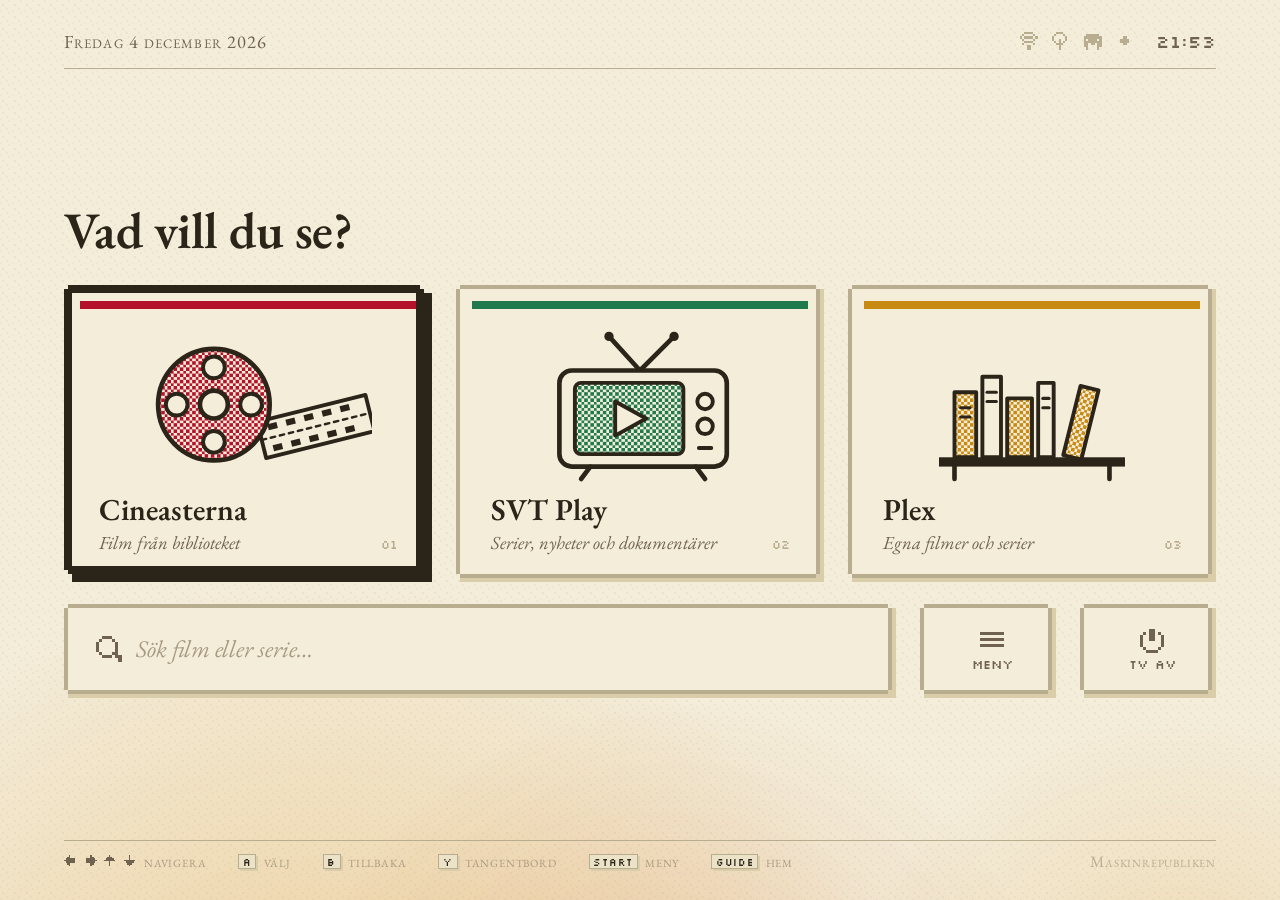
<file: extension/launcher/index.html>
<!doctype html>
<html lang="sv">
<head>
  <meta charset="utf-8">
  <meta name="viewport" content="width=device-width, initial-scale=1">
  <title>Pioneer TV</title>
  <link rel="icon" href="data:,">
  <link rel="stylesheet" href="../fonts/fonts.css">
  <link rel="stylesheet" href="../content/cursor.css">
  <link rel="stylesheet" href="../content/paper.css">
  <link rel="stylesheet" href="../content/content.css">
  <link rel="stylesheet" href="launcher.css">
</head>
<body>
  <div class="hearth" id="hearth" aria-hidden="true">
    <div class="glow glow-1"></div>
    <div class="glow glow-2"></div>
    <div class="glow glow-3"></div>
    <div class="embers" id="embers"></div>
  </div>
  <div class="page">
    <header class="masthead">
      <div class="masthead-left">
        <span class="dateline" id="dateline">…</span>
      </div>
      <div class="masthead-right">
        <span class="pill" id="pill-wifi" title="Nätverk"></span>
        <span class="pill" id="pill-tailscale" title="Tailscale"></span>
        <span class="pill" id="pill-gamepad" title="Handkontroll"></span>
        <span class="pill" id="pill-daemon" title="Daemon"></span>
        <span class="clock" id="clock">--:--</span>
      </div>
    </header>
    <div class="rule"></div>

    <main class="content">
      <section class="hero">
        <h1 class="greeting">Vad vill du se?</h1>
      </section>

      <section class="tiles" id="tiles" aria-label="Tjänster"></section>

      <section class="row">
        <form class="search pioneertv-card" id="search-form" role="search">
          <span class="search-icon" id="search-icon"></span>
          <input id="search" type="search" placeholder="Sök film eller serie…" autocomplete="off" data-pioneertv-initial>
        </form>
        <button class="small-tile pioneertv-card" id="btn-menu" type="button">
          <span class="small-icon" data-icon="menu"></span><span>Meny</span>
        </button>
        <button class="small-tile pioneertv-card" id="btn-tv" type="button">
          <span class="small-icon" data-icon="power"></span><span>TV av</span>
        </button>
      </section>

      <section class="search-targets" id="search-targets" hidden>
        <p class="targets-title">Sök efter <em id="targets-query"></em> på</p>
        <div class="targets" id="targets"></div>
      </section>
    </main>

    <footer class="legend">
      <span><i data-icon="arrowLeft"></i><i data-icon="arrowRight"></i><i data-icon="arrowUp"></i><i data-icon="arrowDown"></i> navigera</span>
      <span><kbd class="pioneertv-kbd">A</kbd> välj</span>
      <span><kbd class="pioneertv-kbd">B</kbd> tillbaka</span>
      <span><kbd class="pioneertv-kbd">Y</kbd> tangentbord</span>
      <span><kbd class="pioneertv-kbd">START</kbd> meny</span>
      <span><kbd class="pioneertv-kbd">GUIDE</kbd> hem</span>
      <span class="credit">Maskinrepubliken</span>
    </footer>
  </div>

  <script src="default-services.js"></script>
  <script src="art.js"></script>
  <script src="../content/pixel-icons.js"></script>
  <script src="../content/bridge.js"></script>
  <script src="../content/spatial-nav.js"></script>
  <script src="../content/keyboard.js"></script>
  <script src="../content/hud.js"></script>
  <script src="../content/logs.js"></script>
  <script src="../content/cursor.js"></script>
  <script src="../content/main.js"></script>
  <script src="launcher.js"></script>
</body>
</html>
</file>
<file: extension/fonts/fonts.css>
/* Bundled open fonts (SIL Open Font License 1.1).
   EB Garamond by Georg Duffner & Octavio Pardo; Silkscreen by Jason Kottke. */
@font-face { font-family: "EB Garamond"; font-weight: 400; font-style: normal; font-display: swap; src: url("ebgaramond-400.woff2") format("woff2"); }
@font-face { font-family: "EB Garamond"; font-weight: 600; font-style: normal; font-display: swap; src: url("ebgaramond-600.woff2") format("woff2"); }
@font-face { font-family: "EB Garamond"; font-weight: 400; font-style: italic; font-display: swap; src: url("ebgaramond-400i.woff2") format("woff2"); }
@font-face { font-family: "Silkscreen"; font-weight: 400; font-style: normal; font-display: swap; src: url("silkscreen-400.woff2") format("woff2"); }
@font-face { font-family: "Silkscreen"; font-weight: 700; font-style: normal; font-display: swap; src: url("silkscreen-700.woff2") format("woff2"); }
</file>
<file: extension/content/cursor.css>
/* Pioneer TV: no system cursor anywhere. Weston 14 on the Pi 3's VideoCore IV
   aborts the first time a client cursor lands on the hardware cursor plane
   (backend-drm/state-propose.c assertion), so no client may ever set one.
   The pointer still exists; cursor.js draws it. Injected at document_start. */
*, *::before, *::after { cursor: none !important; }
</file>
<file: extension/content/paper.css>
/* Pioneer TV paper design system: tokens and 8-bit primitives shared by the
   launcher, the overlays on other sites and the settings page.
   GENERATED by tools/gen-paper.py; edit the colours there and rerun it. */
:root {
  --pioneertv-paper: #f4edda;
  --pioneertv-paper-2: #ebe2c8;
  --pioneertv-paper-3: #ddd1ad;
  --pioneertv-shadow: #d9cdaa;
  --pioneertv-line: #b9ad90;
  --pioneertv-ink: #2b2419;
  --pioneertv-ink-2: #6f6350;
  --pioneertv-ink-3: #a89a80;
  --pioneertv-accent: #e4c56a;
  --pioneertv-red: #b5442a;
  --pioneertv-moss: #5d6f3f;
  --pioneertv-serif: "EB Garamond", "Libertinus Serif", Georgia, "Times New Roman", serif;
  --pioneertv-pixel: "Silkscreen", "Press Start 2P", "Courier New", monospace;
  --pioneertv-px: 4px;  /* one 8-bit pixel */
  --pioneertv-card: url("data:image/svg+xml,%3Csvg xmlns=%22http://www.w3.org/2000/svg%22 width=%2248%22 height=%2248%22 viewBox=%220 0 12 12%22 shape-rendering=%22crispEdges%22%3E%3Crect x=%221%22 y=%221%22 width=%2211%22 height=%2211%22 fill=%22%23d9cdaa%22/%3E%3Cpath d=%22M1 0H10V1H11V10H10V11H1V10H0V1H1Z%22 fill=%22%23b9ad90%22/%3E%3Crect x=%221%22 y=%221%22 width=%229%22 height=%229%22 fill=%22%23f4edda%22/%3E%3C/svg%3E");
  --pioneertv-card-strong: url("data:image/svg+xml,%3Csvg xmlns=%22http://www.w3.org/2000/svg%22 width=%2248%22 height=%2248%22 viewBox=%220 0 12 12%22 shape-rendering=%22crispEdges%22%3E%3Crect x=%221%22 y=%221%22 width=%2211%22 height=%2211%22 fill=%22%232b2419%22/%3E%3Cpath d=%22M1 0H10V1H11V10H10V11H1V10H0V1H1Z%22 fill=%22%232b2419%22/%3E%3Crect x=%221%22 y=%221%22 width=%229%22 height=%229%22 fill=%22%23f4edda%22/%3E%3C/svg%3E");
  --pioneertv-card-focus: url("data:image/svg+xml,%3Csvg xmlns=%22http://www.w3.org/2000/svg%22 width=%2248%22 height=%2248%22 viewBox=%220 0 12 12%22 shape-rendering=%22crispEdges%22%3E%3Crect x=%222%22 y=%222%22 width=%2210%22 height=%2210%22 fill=%22%232b2419%22/%3E%3Cpath d=%22M1 0H9V1H10V9H9V10H1V9H0V1H1Z%22 fill=%22%232b2419%22/%3E%3Crect x=%222%22 y=%222%22 width=%226%22 height=%226%22 fill=%22%23f4edda%22/%3E%3C/svg%3E");
  --pioneertv-card-ink: url("data:image/svg+xml,%3Csvg xmlns=%22http://www.w3.org/2000/svg%22 width=%2248%22 height=%2248%22 viewBox=%220 0 12 12%22 shape-rendering=%22crispEdges%22%3E%3Cpath d=%22M1 0H10V1H11V10H10V11H1V10H0V1H1Z%22 fill=%22%232b2419%22/%3E%3Crect x=%221%22 y=%221%22 width=%229%22 height=%229%22 fill=%22%232b2419%22/%3E%3C/svg%3E");
  --pioneertv-card-accent: url("data:image/svg+xml,%3Csvg xmlns=%22http://www.w3.org/2000/svg%22 width=%2248%22 height=%2248%22 viewBox=%220 0 12 12%22 shape-rendering=%22crispEdges%22%3E%3Crect x=%221%22 y=%221%22 width=%2211%22 height=%2211%22 fill=%22%23d9cdaa%22/%3E%3Cpath d=%22M1 0H10V1H11V10H10V11H1V10H0V1H1Z%22 fill=%22%23b9ad90%22/%3E%3Crect x=%221%22 y=%221%22 width=%229%22 height=%229%22 fill=%22%23e4c56a%22/%3E%3C/svg%3E");
  --pioneertv-card-accent-focus: url("data:image/svg+xml,%3Csvg xmlns=%22http://www.w3.org/2000/svg%22 width=%2248%22 height=%2248%22 viewBox=%220 0 12 12%22 shape-rendering=%22crispEdges%22%3E%3Crect x=%222%22 y=%222%22 width=%2210%22 height=%2210%22 fill=%22%232b2419%22/%3E%3Cpath d=%22M1 0H9V1H10V9H9V10H1V9H0V1H1Z%22 fill=%22%232b2419%22/%3E%3Crect x=%222%22 y=%222%22 width=%226%22 height=%226%22 fill=%22%23e4c56a%22/%3E%3C/svg%3E");
  --pioneertv-card-red: url("data:image/svg+xml,%3Csvg xmlns=%22http://www.w3.org/2000/svg%22 width=%2248%22 height=%2248%22 viewBox=%220 0 12 12%22 shape-rendering=%22crispEdges%22%3E%3Crect x=%221%22 y=%221%22 width=%2211%22 height=%2211%22 fill=%22%23d9cdaa%22/%3E%3Cpath d=%22M1 0H10V1H11V10H10V11H1V10H0V1H1Z%22 fill=%22%23b5442a%22/%3E%3Crect x=%221%22 y=%221%22 width=%229%22 height=%229%22 fill=%22%23f4edda%22/%3E%3C/svg%3E");
  --pioneertv-card-flat: url("data:image/svg+xml,%3Csvg xmlns=%22http://www.w3.org/2000/svg%22 width=%2248%22 height=%2248%22 viewBox=%220 0 12 12%22 shape-rendering=%22crispEdges%22%3E%3Cpath d=%22M1 0H10V1H11V10H10V11H1V10H0V1H1Z%22 fill=%22%23b9ad90%22/%3E%3Crect x=%221%22 y=%221%22 width=%229%22 height=%229%22 fill=%22%23f4edda%22/%3E%3C/svg%3E");
  --pioneertv-dither: url("data:image/svg+xml,%3Csvg xmlns=%22http://www.w3.org/2000/svg%22 width=%224%22 height=%224%22 viewBox=%220 0 2 2%22 shape-rendering=%22crispEdges%22%3E%3Crect width=%221%22 height=%221%22 fill=%22%232b2419%22/%3E%3Crect x=%221%22 y=%221%22 width=%221%22 height=%221%22 fill=%22%232b2419%22/%3E%3C/svg%3E");
  --pioneertv-dither-light: url("data:image/svg+xml,%3Csvg xmlns=%22http://www.w3.org/2000/svg%22 width=%224%22 height=%224%22 viewBox=%220 0 2 2%22 shape-rendering=%22crispEdges%22%3E%3Crect width=%221%22 height=%221%22 fill=%22%232b2419%22 fill-opacity=%220.3%22/%3E%3Crect x=%221%22 y=%221%22 width=%221%22 height=%221%22 fill=%22%232b2419%22 fill-opacity=%220.3%22/%3E%3C/svg%3E");
  --pioneertv-grain: url("data:image/svg+xml,%3Csvg xmlns=%22http://www.w3.org/2000/svg%22 width=%2224%22 height=%2224%22 viewBox=%220 0 6 6%22 shape-rendering=%22crispEdges%22%3E%3Crect x=%221%22 y=%222%22 width=%221%22 height=%221%22 fill=%22%232b2419%22 fill-opacity=%220.05%22/%3E%3Crect x=%224%22 y=%220%22 width=%221%22 height=%221%22 fill=%22%232b2419%22 fill-opacity=%220.035%22/%3E%3Crect x=%223%22 y=%224%22 width=%221%22 height=%221%22 fill=%22%232b2419%22 fill-opacity=%220.045%22/%3E%3Crect x=%220%22 y=%225%22 width=%221%22 height=%221%22 fill=%22%232b2419%22 fill-opacity=%220.03%22/%3E%3C/svg%3E");
}

/* A paper card with a 1px ink border, notched corners and a hard shadow.
   The border-image draws everything; keep background transparent. */
.pioneertv-card, .pioneertv-card-strong, .pioneertv-card-focus, .pioneertv-card-ink, .pioneertv-card-accent, .pioneertv-card-red, .pioneertv-card-flat {
  border: calc(var(--pioneertv-px) * 4) solid transparent;
  border-image-slice: 16 fill;
  border-image-width: calc(var(--pioneertv-px) * 4);
  border-image-repeat: stretch;
  background: transparent;
  image-rendering: pixelated;
  /* the shadow lives inside the border box: pull content off it */
  padding-right: var(--pioneertv-px); padding-bottom: var(--pioneertv-px);
}
.pioneertv-card { border-image-source: var(--pioneertv-card); }
.pioneertv-card-strong { border-image-source: var(--pioneertv-card-strong); }
.pioneertv-card-focus { border-image-source: var(--pioneertv-card-focus); }
.pioneertv-card-ink { border-image-source: var(--pioneertv-card-ink); color: var(--pioneertv-paper); }
.pioneertv-card-accent { border-image-source: var(--pioneertv-card-accent); }
.pioneertv-card-red { border-image-source: var(--pioneertv-card-red); }
.pioneertv-card-flat { border-image-source: var(--pioneertv-card-flat); }

.pioneertv-icon { display: inline-block; vertical-align: -0.15em; width: 1em; height: 1em; }
.pioneertv-dither { background-image: var(--pioneertv-dither); background-size: var(--pioneertv-px) var(--pioneertv-px); }

/* Key cap: A, B, START … */
.pioneertv-kbd {
  display: inline-block; min-width: 1.5em; padding: 0.15em 0.35em 0.05em; text-align: center;
  font-family: var(--pioneertv-pixel); font-size: 0.8em; line-height: 1;
  color: var(--pioneertv-ink); background: var(--pioneertv-paper-2);
  border: 1px solid var(--pioneertv-line);
  box-shadow: 2px 2px 0 var(--pioneertv-shadow);
}
</file>
<file: extension/content/content.css>
/* Pioneer TV overlays on any page. Namespaced with pioneertv- and drawn
   above the page. Colours and 8-bit primitives come from paper.css. */

/* Fonts for the overlays on third-party pages (the launcher and the settings
   page load fonts.css directly). */
@font-face { font-family: "EB Garamond"; font-weight: 400; font-style: normal; src: url("../fonts/ebgaramond-400.woff2") format("woff2"); }
@font-face { font-family: "EB Garamond"; font-weight: 600; font-style: normal; src: url("../fonts/ebgaramond-600.woff2") format("woff2"); }
@font-face { font-family: "EB Garamond"; font-weight: 400; font-style: italic; src: url("../fonts/ebgaramond-400i.woff2") format("woff2"); }
@font-face { font-family: "Silkscreen"; font-weight: 400; src: url("../fonts/silkscreen-400.woff2") format("woff2"); }
@font-face { font-family: "Silkscreen"; font-weight: 700; src: url("../fonts/silkscreen-700.woff2") format("woff2"); }

/* ---- focus ring: paper inner ring, ink outer ring, readable on dark and light sites ---- */
.pioneertv-focus {
  outline: 4px solid #2b2419 !important;
  outline-offset: 4px !important;
  box-shadow: 0 0 0 4px #f3ead3 !important;
  border-radius: 0 !important;
  transition: none !important;
  z-index: 1;
}

.pioneertv-keyboard, .pioneertv-toast, .pioneertv-menu {
  font-family: "EB Garamond", Georgia, serif;
  color: #2b2419;
  transition: none;
}

/* ---- software pointer (see cursor.js) ---- */
.pioneertv-cursor {
  position: fixed; left: 0; top: 0; z-index: 2147483647; pointer-events: none;
  width: 24px; height: 36px; opacity: 0; transition: opacity 200ms;
  filter: drop-shadow(2px 2px 0 rgba(43, 36, 25, 0.35));
}
.pioneertv-cursor-show { opacity: 1; }
.pioneertv-cursor-press svg { transform: translate(1px, 1px); }
.pioneertv-hover { }

/* ---- keyboard ---- */
.pioneertv-keyboard {
  position: fixed; left: 0; right: 0; bottom: 0; z-index: 2147483000;
  padding: 14px 18px 10px;
  background-color: #f3ead3;
  background-image: var(--pioneertv-grain); background-size: 12px 12px;
  border-top: 1px solid #b9ad90;
  box-shadow: 0 -4px 0 #d9cdaa;
}
html.pioneertv-keyboard-open { scroll-padding-bottom: 320px; }
.pioneertv-keyrow { display: flex; gap: 10px; margin-bottom: 10px; }
.pioneertv-key {
  height: 52px; padding: 0 0 4px 0; margin: 0;
  font: 700 16px "Silkscreen", "Courier New", monospace; line-height: 1; color: #2b2419;
  border-image-source: var(--pioneertv-card);
  cursor: pointer; display: inline-flex; align-items: center; justify-content: center;
}
.pioneertv-key .pioneertv-icon { font-size: 20px; }
.pioneertv-key:hover { border-image-source: var(--pioneertv-card-focus); }
.pioneertv-key-accent { border-image-source: var(--pioneertv-card-accent); }
.pioneertv-key-active { border-image-source: var(--pioneertv-card-ink) !important; color: #f3ead3 !important; transform: translate(4px, 4px); }
.pioneertv-keyhint {
  font: 12px "Silkscreen", monospace; letter-spacing: 0.05em; text-transform: uppercase;
  color: #a89a80; text-align: right;
}

/* ---- toast ---- */
.pioneertv-toast {
  position: fixed; top: 24px; right: 24px; z-index: 2147483001;
  display: flex; align-items: center; gap: 12px;
  padding: 10px 18px 8px 14px;
  font-size: 22px; line-height: 1.2;
  border-image-source: var(--pioneertv-card);
  opacity: 0; visibility: hidden; pointer-events: none;
}
.pioneertv-toast-show { opacity: 1; visibility: visible; }
.pioneertv-toast-icon { display: inline-flex; font-size: 22px; }

/* ---- log viewer ---- */
.pioneertv-logs {
  position: fixed; inset: 0; z-index: 2147483002;
  background-image: var(--pioneertv-dither-light); background-size: 4px 4px;
  display: flex; align-items: center; justify-content: center;
  font-family: "EB Garamond", Georgia, serif; color: #2b2419;
}
.pioneertv-logs-sheet {
  width: min(92vw, 1100px); height: 84vh; padding: 20px 24px 14px;
  background-color: #f4edda; background-image: var(--pioneertv-grain); background-size: 12px 12px;
  border: 1px solid #b9ad90; box-shadow: 6px 6px 0 #d9cdaa;
  display: flex; flex-direction: column; gap: 10px;
}
.pioneertv-logs-head { display: flex; align-items: baseline; gap: 22px; border-bottom: 1px solid #b9ad90; padding-bottom: 8px; }
.pioneertv-logs-title { font-size: 26px; font-weight: 600; }
.pioneertv-logs-tabs { display: flex; gap: 6px; flex-wrap: wrap; }
.pioneertv-logs-tab { padding: 4px 10px 2px; font: 700 11px "Silkscreen", monospace; letter-spacing: 0.05em; text-transform: uppercase; color: #6f6350; cursor: pointer; border: 1px solid transparent; }
.pioneertv-logs-tab-active { background: #2b2419; color: #f4edda; box-shadow: 3px 3px 0 #d9cdaa; }
.pioneertv-logs-body {
  flex: 1; margin: 0; overflow: auto; padding: 12px 14px;
  background: #ebe2c8; border: 1px solid #b9ad90;
  font: 13px/1.5 "Courier New", Courier, monospace; color: #2b2419; white-space: pre-wrap; word-break: break-word;
}
.pioneertv-logs .pioneertv-keyhint .pioneertv-icon { font-size: 11px; }

/* ---- quick menu ---- */
.pioneertv-menu {
  position: fixed; inset: 0; z-index: 2147483002;
  background-image: var(--pioneertv-dither-light); background-size: 4px 4px;
  display: flex; align-items: stretch; justify-content: flex-end;
}
.pioneertv-menu-panel {
  width: 360px; height: 100%; padding: 28px 24px 20px;
  background-color: #f3ead3;
  background-image: var(--pioneertv-grain); background-size: 12px 12px;
  border-left: 1px solid #b9ad90;
  box-shadow: -4px 0 0 #d9cdaa;
  display: flex; flex-direction: column; gap: 4px;
}
.pioneertv-menu-title {
  font: 600 26px "EB Garamond", Georgia, serif; margin-bottom: 8px;
  padding-bottom: 8px; border-bottom: 1px solid #b9ad90;
}
.pioneertv-menu-status {
  display: flex; flex-direction: column; gap: 5px; margin: 6px 0 12px; padding-bottom: 12px;
  border-bottom: 1px solid #b9ad90; font-size: 17px; color: #6f6350;
}
.pioneertv-menu-statusrow { display: flex; align-items: center; gap: 10px; white-space: nowrap; overflow: hidden; text-overflow: ellipsis; }
.pioneertv-menu-statusrow .pioneertv-menu-icon { width: 20px; font-size: 16px; display: inline-flex; color: #2b2419; }
.pioneertv-menu-dot { width: 8px; height: 8px; background: #a89a80; flex: none; }
.pioneertv-menu-dot.ok { background: #5d6f3f; } .pioneertv-menu-dot.warn { background: #d4a92c; } .pioneertv-menu-dot.bad { background: #b5442a; }
.pioneertv-menu-item {
  display: flex; align-items: center; gap: 14px;
  padding: 10px 12px 8px; font-size: 24px; cursor: pointer;
}
.pioneertv-menu-icon { width: 30px; text-align: center; font-size: 22px; display: inline-flex; justify-content: center; }
.pioneertv-menu-active { background: #2b2419; color: #f4edda; box-shadow: 4px 4px 0 #d9cdaa; }
.pioneertv-menu-disabled { opacity: 0.35; }
.pioneertv-menu-panel .pioneertv-keyhint { margin-top: auto; }
</file>
<file: extension/launcher/launcher.css>
/* Pioneer TV launcher: paper, ink, serif and 8-bit.
   Designed on a 1280x720 canvas. 1rem = 1/80 of the width (16px at 1280),
   so a laptop window and the TV look the same. Tokens live in paper.css. */

html { font-size: 1.25vw; }
* { box-sizing: border-box; }
html, body { margin: 0; height: 100%; }
body {
  font-family: var(--pioneertv-serif);
  color: var(--pioneertv-ink);
  background-color: var(--pioneertv-paper);
  background-image: var(--pioneertv-grain);
  background-size: 0.75rem 0.75rem;
  overflow: hidden;
}

.page { position: relative; z-index: 1; height: 100%; display: flex; flex-direction: column; padding: 2.4vh 5vw 2vh; }

/* ---- hearth: warm light breathing at the bottom, embers drifting up ----
   Only transform and opacity animate, so the compositor does the work. */
.hearth { position: fixed; inset: 0; z-index: 0; pointer-events: none; overflow: hidden; }
.glow {
  position: absolute; border-radius: 50%; will-change: transform, opacity;
  background: radial-gradient(circle, rgba(226, 164, 70, 0.62) 0%, rgba(226, 164, 70, 0.26) 30%, rgba(226, 164, 70, 0) 62%);
}
.glow-1 { width: 110vw; height: 110vw; left: -30vw; bottom: -78vw; animation: breathe-1 14s ease-in-out infinite alternate; }
.glow-2 { width: 70vw; height: 70vw; left: 18vw; bottom: -50vw; animation: breathe-2 9s ease-in-out infinite alternate; opacity: 0.8;
  background: radial-gradient(circle, rgba(214, 120, 52, 0.45) 0%, rgba(214, 120, 52, 0.16) 30%, rgba(214, 120, 52, 0) 62%); }
.glow-3 { width: 60vw; height: 60vw; right: -22vw; bottom: -42vw; animation: breathe-3 19s ease-in-out infinite alternate; opacity: 0.6; }
@keyframes breathe-1 { from { transform: translate3d(0, 0, 0) scale(1); opacity: 0.85; } 50% { opacity: 1; } to { transform: translate3d(3vw, -1.5vw, 0) scale(1.06); opacity: 0.9; } }
@keyframes breathe-2 { from { transform: translate3d(0, 0, 0) scale(0.96); opacity: 0.55; } 40% { opacity: 0.9; } 70% { opacity: 0.7; } to { transform: translate3d(-2vw, -1vw, 0) scale(1.08); opacity: 0.85; } }
@keyframes breathe-3 { from { transform: scale(1); opacity: 0.5; } to { transform: translate3d(-1.5vw, 0, 0) scale(1.1); opacity: 0.7; } }
.ember {
  position: absolute; left: var(--x); bottom: -1vh; width: var(--size); height: var(--size);
  opacity: 0; will-change: transform, opacity;
  animation: rise var(--dur) linear infinite; animation-delay: var(--delay);
}
@keyframes rise {
  0%   { transform: translate3d(0, 0, 0); opacity: 0; }
  12%  { opacity: var(--peak); }
  55%  { opacity: calc(var(--peak) * 0.6); }
  100% { transform: translate3d(var(--dx), -48vh, 0); opacity: 0; }
}

/* ---- masthead ---- */
.masthead { display: flex; align-items: center; justify-content: space-between; height: 2.4rem; }
.dateline { font-size: 1.15rem; font-variant: small-caps; letter-spacing: 0.06em; color: var(--pioneertv-ink-2); }
.masthead-right { display: flex; align-items: center; gap: 0.9rem; }
.pill { display: inline-flex; font-size: 1.1rem; color: var(--pioneertv-line); }
.pill.on { color: var(--pioneertv-ink-2); }
.pill.warn { color: var(--pioneertv-red); }
.clock { font-family: var(--pioneertv-pixel); font-size: 1.15rem; line-height: 1; margin-left: 0.5rem; color: var(--pioneertv-ink-2); }

.rule { height: 0; margin-top: 0.5rem; border-top: 1px solid var(--pioneertv-line); }

/* ---- content ---- */
.content { flex: 1; display: flex; flex-direction: column; justify-content: center; gap: 2.4vh; }
.hero { margin-bottom: 0.8vh; }
.greeting { margin: 0; font-size: 3.2rem; font-weight: 600; line-height: 1.05; letter-spacing: -0.01em; }

.tiles { display: grid; grid-template-columns: repeat(3, 1fr); gap: 1.5rem; }
.tile {
  position: relative; display: flex; flex-direction: column; justify-content: flex-end;
  height: 33vh; padding: 0.8rem 1.2rem 0.8rem;
  color: var(--pioneertv-ink); text-decoration: none;
  transition: transform 180ms ease-out;
  animation: tile-in 700ms cubic-bezier(0.2, 0.7, 0.2, 1) both;
  animation-delay: calc(var(--i, 0) * 110ms + 80ms);
}
@keyframes tile-in { from { opacity: 0; transform: translate3d(0, 1.2rem, 0); } to { opacity: 1; transform: none; } }
.tile .art { flex: 1; display: flex; align-items: center; justify-content: center; padding: 0.6rem 0.4rem 0; min-height: 0; }
.tile .art .art-svg, .tile .art .logo {
  max-height: 100%; max-width: 100%; width: auto; height: 100%;
  animation: float 7s ease-in-out infinite alternate; animation-delay: calc(var(--i, 0) * -2.3s);
}
@keyframes float { from { transform: translate3d(0, 0.15rem, 0); } to { transform: translate3d(0, -0.25rem, 0); } }
.tile .text { padding-top: 0.5rem; }
.tile .band {
  position: absolute; top: 0; left: 0; right: 0; height: calc(var(--pioneertv-px) * 2);
  background: var(--tile-color, var(--pioneertv-ink));
}
.tile .logo { object-fit: contain; }
.tile .name { font-size: 1.9rem; font-weight: 600; line-height: 1.1; }
.tile .tagline { font-size: 1.15rem; font-style: italic; color: var(--pioneertv-ink-2); margin-top: 0.2rem; }
.tile .index { position: absolute; bottom: 0.9rem; right: 1.1rem; font-family: var(--pioneertv-pixel); font-size: 0.75rem; color: var(--pioneertv-line); }
.tile.pioneertv-focus, .tile:hover { border-image-source: var(--pioneertv-card-focus); transform: translate(calc(var(--pioneertv-px) * -1), calc(var(--pioneertv-px) * -1)); }
.tile.pioneertv-focus .art-svg, .tile.pioneertv-focus .logo { animation-duration: 4s; }

/* ---- search row ---- */
.row { display: grid; grid-template-columns: 1fr auto auto; gap: 1.5rem; align-items: stretch; }
.search { display: flex; align-items: center; gap: 0.8rem; padding-left: 1rem; margin: 0; }
.search-icon { font-size: 1.6rem; color: var(--pioneertv-ink-2); display: inline-flex; }
.search input {
  flex: 1; height: 3.6rem; background: transparent; border: 0; outline: 0;
  color: var(--pioneertv-ink); font: 1.5rem var(--pioneertv-serif);
}
.search input::placeholder { color: var(--pioneertv-ink-3); font-style: italic; }
.search input.pioneertv-focus { outline: none !important; box-shadow: none !important; }
.search.pioneertv-card:focus-within { border-image-source: var(--pioneertv-card-focus); }
.small-tile {
  display: flex; flex-direction: column; align-items: center; justify-content: center; gap: 0.15rem;
  min-width: 8.5rem; padding-left: 0.8rem; padding-top: 0.2rem;
  color: var(--pioneertv-ink-2); font: 0.8rem var(--pioneertv-pixel); cursor: pointer; text-transform: uppercase;
}
.small-tile .small-icon { font-size: 1.5rem; display: inline-flex; color: var(--pioneertv-ink-2); }
.small-tile.pioneertv-focus, .small-tile:hover { border-image-source: var(--pioneertv-card-focus); }

/* ---- search targets ---- */
.search-targets { padding-top: 0.6rem; }
.targets-title { margin: 0 0 0.8rem; font-size: 1.3rem; color: var(--pioneertv-ink-2); }
.targets-title em { color: var(--pioneertv-ink); }
.targets { display: flex; gap: 1rem; }
.target {
  display: inline-flex; align-items: center; gap: 0.7rem;
  padding: 0.5rem 1.4rem 0.4rem 1rem; color: var(--pioneertv-ink);
  font: 700 1rem var(--pioneertv-pixel); text-transform: uppercase; cursor: pointer;
}
.target::before { content: ""; width: 0.75rem; height: 0.75rem; background: var(--target-color, var(--pioneertv-ink)); }
.target.pioneertv-focus, .target:hover { border-image-source: var(--pioneertv-card-focus); }

/* ---- legend ---- */
.legend {
  display: flex; align-items: center; gap: 2rem; height: 2.6rem; margin-top: 1vh;
  border-top: 1px solid var(--pioneertv-line);
  font-size: 1rem; font-variant: small-caps; letter-spacing: 0.05em; color: var(--pioneertv-ink-3);
}
.legend span { display: inline-flex; align-items: center; gap: 0.45rem; }
.legend i { display: inline-flex; font-size: 0.8rem; font-style: normal; color: var(--pioneertv-ink-2); }
.legend .pioneertv-kbd { font-size: 0.65rem; }
.legend .credit { margin-left: auto; color: var(--pioneertv-line); }

@media (prefers-reduced-motion: reduce) {
  .glow, .ember, .tile, .tile .art .art-svg, .tile .art .logo { animation: none !important; transition: none !important; }
  .ember { display: none; }
}

/* focus ring is drawn by the cards themselves here */
.pioneertv-focus { outline: none !important; box-shadow: none !important; }
</file>
